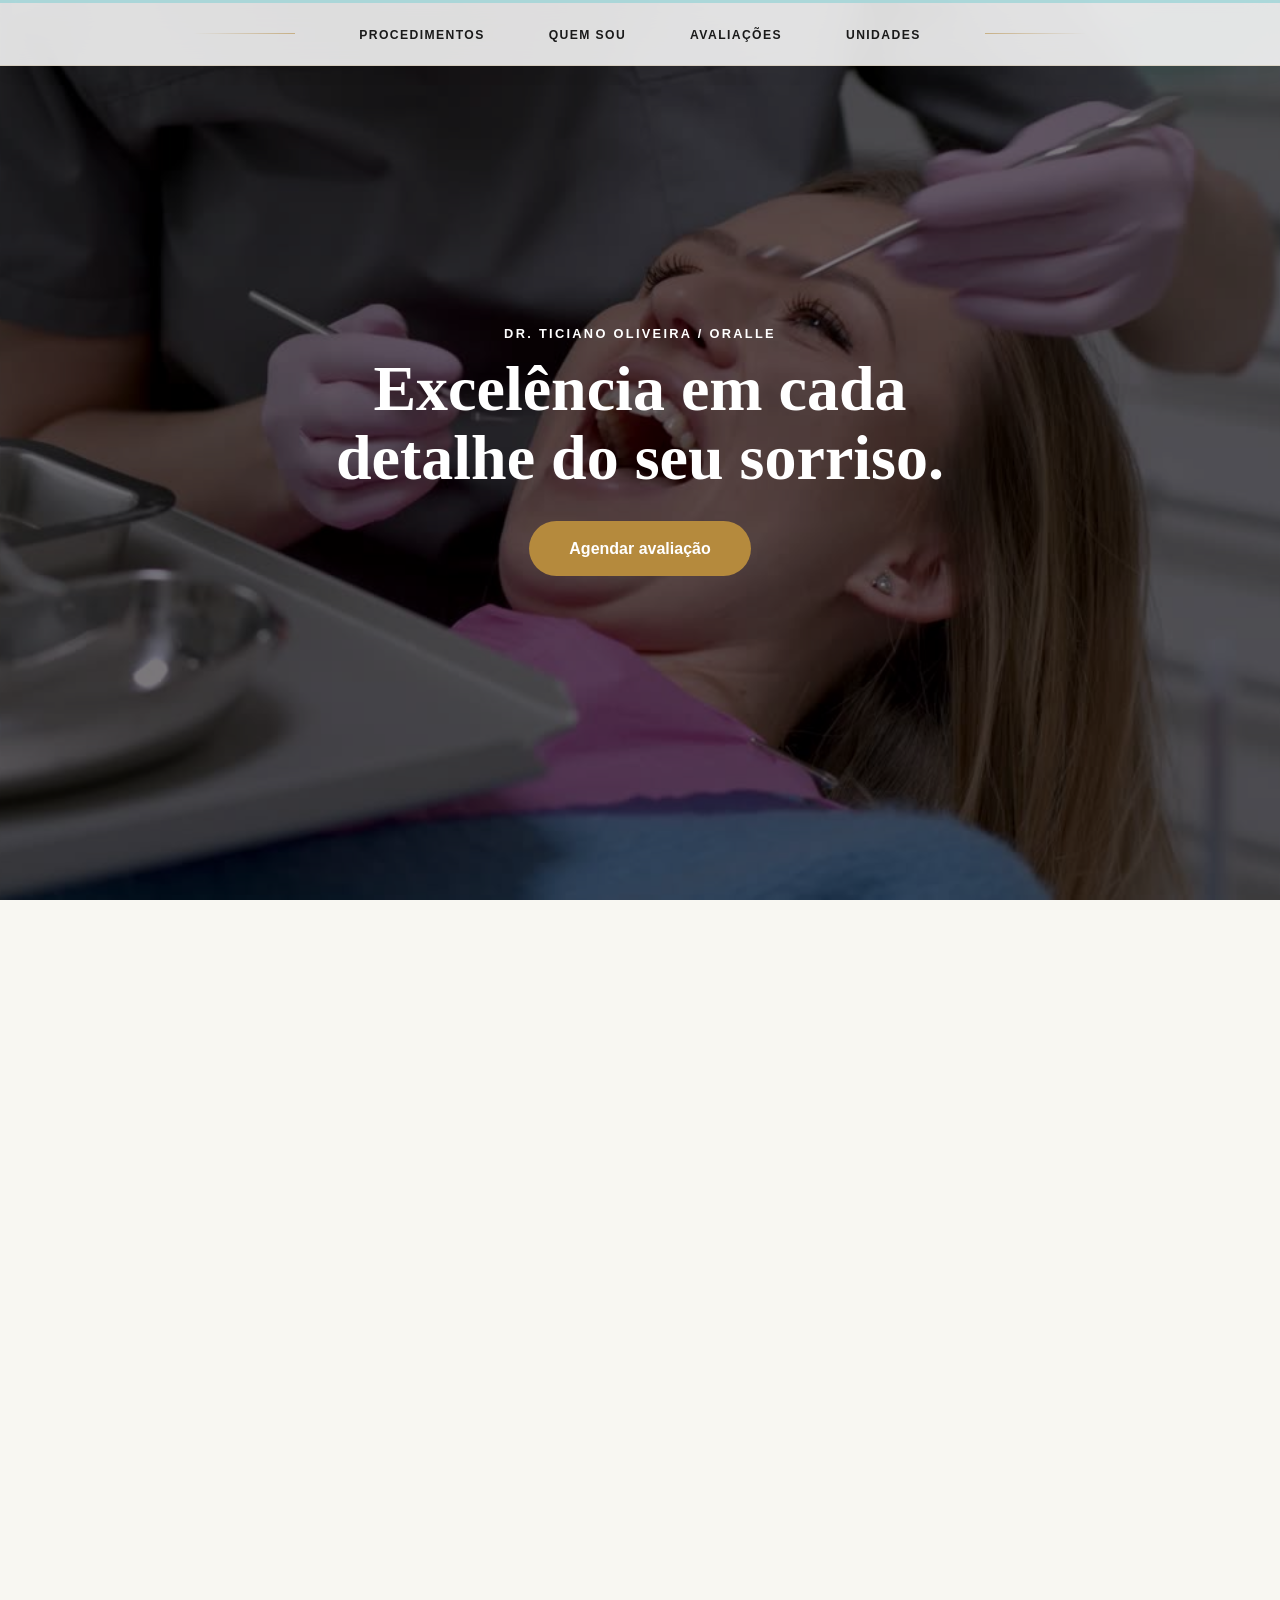
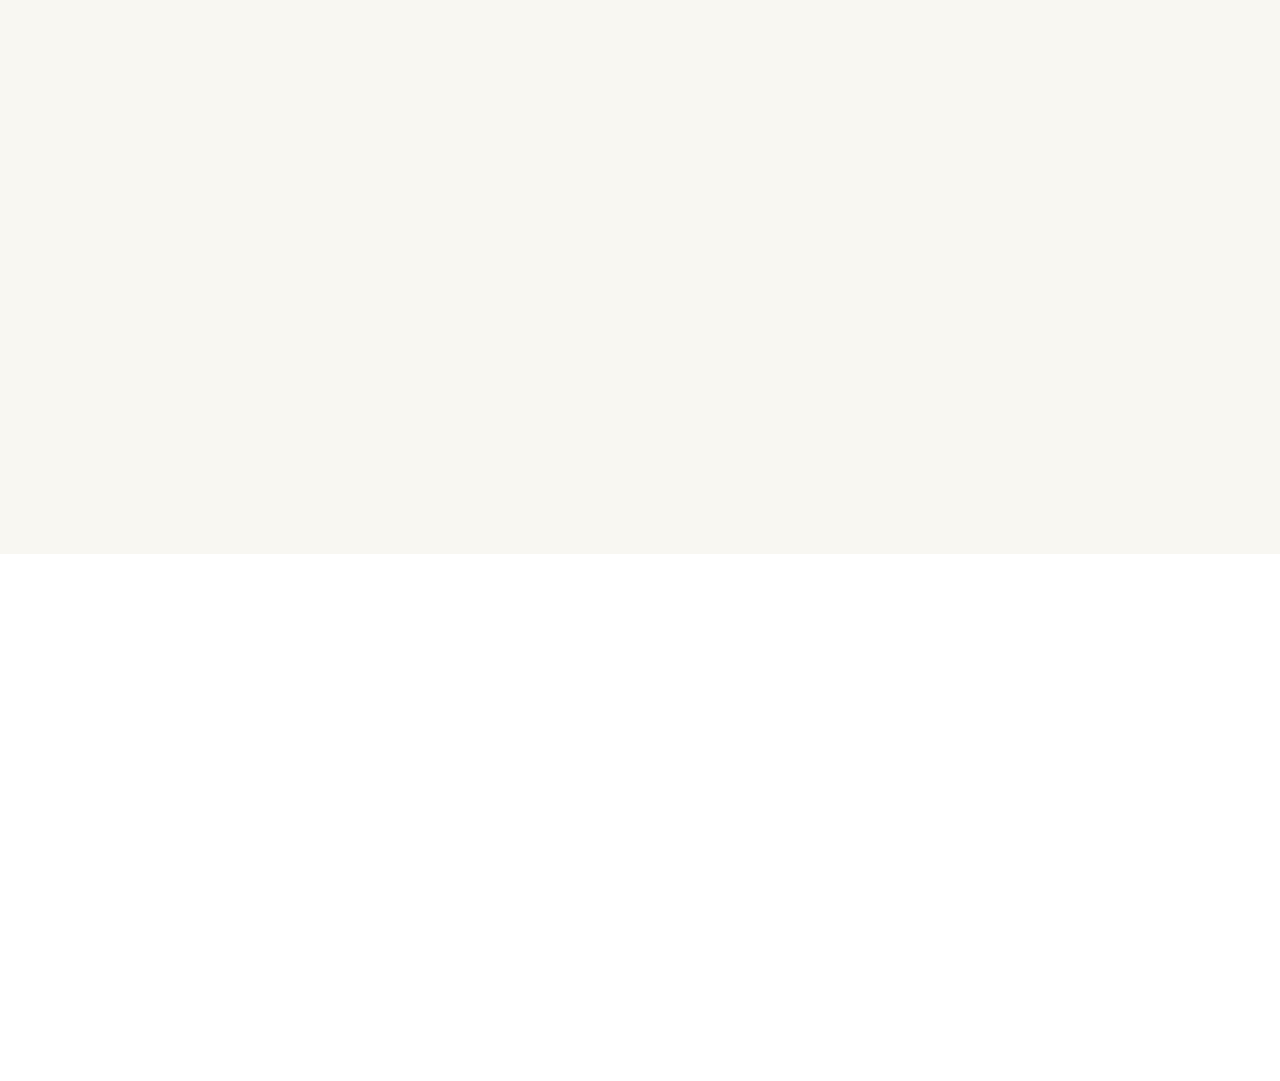
<file: index.html>
<!DOCTYPE html>
<html lang="pt-BR">
<head>
    <meta charset="UTF-8">
    <meta name="viewport" content="width=device-width, initial-scale=1.0">
    <meta name="description" content="Atendimento odontológico em João Pessoa com o Dr. Ticiano Oliveira e a Oralle. Implantodontia, ortodontia, próteses e cuidados preventivos.">
    <meta name="referrer" content="strict-origin-when-cross-origin">
    <meta name="theme-color" content="#f8f7f2">
    <meta http-equiv="Content-Security-Policy" content="default-src 'self'; base-uri 'none'; object-src 'none'; form-action 'none'; script-src 'self'; style-src 'self' 'unsafe-inline'; img-src 'self' data:; media-src 'self'; frame-src https://www.google.com; connect-src 'none'; upgrade-insecure-requests">
    <meta property="og:type" content="website">
    <meta property="og:locale" content="pt_BR">
    <meta property="og:title" content="Oralle | Dr. Ticiano Oliveira">
    <meta property="og:description" content="Excelência, cuidado humanizado e tecnologia para o seu sorriso em João Pessoa.">
    <meta property="og:image" content="images/optimized/hero-poster.jpg">
    <title>Oralle | Dr. Ticiano Oliveira</title>
    <link rel="icon" type="image/png" sizes="32x32" href="images/favicon-32.png">
    <link rel="apple-touch-icon" sizes="180x180" href="images/apple-touch-icon.png">
    <link rel="stylesheet" href="style/style.css">
    <script src="js/script.js" defer></script>
</head>
<body>
    <header class="glass-header">
        <nav class="nav-container" aria-label="Navegação principal">
            <button class="menu-toggle" type="button" aria-expanded="false" aria-controls="navLinks" aria-label="Abrir menu">
                <span></span><span></span><span></span>
            </button>
            <ul class="nav-links" id="navLinks">
                <li><a href="#procedimentos">Procedimentos</a></li>
                <li><a href="#sobre">Quem sou</a></li>
                <li><a href="#avaliacoes">Avaliações</a></li>
                <li><a href="#unidades">Unidades</a></li>
            </ul>
        </nav>
    </header>

    <main>
        <section class="hero" id="inicio" aria-labelledby="hero-title">
            <video autoplay muted loop playsinline preload="metadata" poster="images/optimized/hero-poster.jpg" class="bg-video" aria-hidden="true">
                <source src="videos/hero-optimized.mp4" type="video/mp4">
            </video>
            <div class="hero-overlay">
                <p class="eyebrow reveal">Dr. Ticiano Oliveira / Oralle</p>
                <h1 class="reveal" id="hero-title">Excelência em cada detalhe do seu sorriso.</h1>
                <a href="#unidades" class="btn-gold">Agendar avaliação</a>
            </div>
        </section>

        <section id="procedimentos" class="services">
            <h2 class="section-title reveal">O que você procura?</h2>
            <div class="services-grid">
                <article class="service-card reveal">
                    <img src="images/optimized/clareamento.webp" alt="Atendimento de clareamento dental" width="900" height="900" loading="lazy" decoding="async">
                    <div class="service-overlay"><p>Remoção de manchas e pigmentações para um sorriso mais branco e radiante.</p></div>
                    <h3>Clareamento</h3>
                </article>
                <article class="service-card reveal">
                    <img src="images/optimized/implante.webp" alt="Planejamento de implante dentário" width="900" height="900" loading="lazy" decoding="async">
                    <div class="service-overlay"><p>Reabilitação fixa para devolver a função mastigatória e a estética com naturalidade.</p></div>
                    <h3>Implantes</h3>
                </article>
                <article class="service-card reveal">
                    <img src="images/optimized/orto.webp" alt="Tratamento ortodôntico" width="900" height="900" loading="lazy" decoding="async">
                    <div class="service-overlay"><p>Correção do alinhamento dental para um sorriso harmônico e uma mordida saudável.</p></div>
                    <h3>Ortodontia</h3>
                </article>
                <article class="service-card reveal">
                    <img src="images/optimized/protese.webp" alt="Prótese odontológica" width="900" height="900" loading="lazy" decoding="async">
                    <div class="service-overlay"><p>Soluções protéticas personalizadas para recuperar a harmonia e saúde bucal.</p></div>
                    <h3>Próteses</h3>
                </article>
                <article class="service-card reveal">
                    <img src="images/optimized/limpeza.webp" alt="Profilaxia e cuidado preventivo" width="900" height="900" loading="lazy" decoding="async">
                    <div class="service-overlay"><p>Prevenção e remoção de tártaro para manter as gengivas saudáveis e hálito fresco.</p></div>
                    <h3>Limpeza</h3>
                </article>
                <article class="service-card reveal">
                    <img src="images/optimized/restauracao.webp" alt="Procedimento restaurador odontológico" width="900" height="900" loading="lazy" decoding="async">
                    <div class="service-overlay"><p>Reconstrução da estrutura dental afetada por cáries ou traumas com resinas estéticas.</p></div>
                    <h3>Restauração</h3>
                </article>
            </div>
        </section>

        <section id="avaliacoes" class="reviews" aria-labelledby="reviews-title">
            <div class="reviews-container reveal">
                <p class="eyebrow">Experiências compartilhadas</p>
                <h2 class="section-title" id="reviews-title">O que dizem nossos pacientes</h2>
                <div class="testimonial-carousel" role="region" aria-roledescription="carrossel" aria-label="Depoimentos de pacientes">
                    <button class="carousel-button carousel-previous" type="button" aria-label="Ver depoimento anterior">‹</button>
                    <div class="testimonial-viewport" tabindex="0">
                    <div class="testimonial-grid" aria-live="off">
                    <article class="testimonial-card">
                        <div class="review-stars" aria-label="5 de 5 estrelas">★★★★★</div>
                        <blockquote>“Atendimento impecável! Dr. Ticiano é muito atencioso.”</blockquote>
                        <p class="review-author">Mariana G.</p>
                    </article>
                    <article class="testimonial-card">
                        <div class="review-stars" aria-label="5 de 5 estrelas">★★★★★</div>
                        <blockquote>“A unidade Valentina é ótima. Equipe muito profissional.”</blockquote>
                        <p class="review-author">Lucas V.</p>
                    </article>
                    <article class="testimonial-card">
                        <div class="review-stars" aria-label="5 de 5 estrelas">★★★★★</div>
                        <blockquote>“Implantes com segurança e resultado perfeito.”</blockquote>
                        <p class="review-author">Fernando R.</p>
                    </article>
                    <article class="testimonial-card">
                        <div class="review-stars" aria-label="5 de 5 estrelas">★★★★★</div>
                        <blockquote>“Tecnologia de ponta em João Pessoa. Recomendo!”</blockquote>
                        <p class="review-author">Cláudia M.</p>
                    </article>
                    <article class="testimonial-card">
                        <div class="review-stars" aria-label="5 de 5 estrelas">★★★★★</div>
                        <blockquote>“Excelente profissional, explica tudo com paciência.”</blockquote>
                        <p class="review-author">João Pedro L.</p>
                    </article>
                    <article class="testimonial-card">
                        <div class="review-stars" aria-label="5 de 5 estrelas">★★★★★</div>
                        <blockquote>“Ambiente acolhedor e cuidado humanizado.”</blockquote>
                        <p class="review-author">Beatriz S.</p>
                    </article>
                    </div>
                    </div>
                    <button class="carousel-button carousel-next" type="button" aria-label="Ver próximo depoimento">›</button>
                </div>
                <div class="carousel-status">
                    <span class="carousel-counter" aria-live="polite">Depoimento 1 de 6</span>
                    <div class="carousel-dots" aria-label="Escolher depoimento"></div>
                </div>
                <p class="reviews-note">Depoimentos publicados com identificação abreviada para preservar a privacidade.</p>
            </div>
        </section>

        <section id="sobre" class="about">
            <div class="about-container">
                <div class="about-visual reveal">
                    <div class="video-shape">
                        <video autoplay muted loop playsinline preload="none" poster="images/optimized/lifestyle-poster.jpg" class="lifestyle-video" aria-label="Dr. Ticiano Oliveira em ambiente profissional">
                            <source data-src="videos/lifestyle-optimized.mp4" type="video/mp4">
                        </video>
                    </div>
                    <div class="shape-accent"></div>
                </div>
                <div class="about-text reveal">
                    <h2>Dr. Ticiano Oliveira</h2>
                    <h3>Excelência moldada pela experiência</h3>
                    <p>Com mais de 10 anos de trajetória dedicados à saúde bucal, o Dr. Ticiano Oliveira combina maestria técnica e um olhar humanizado. Especialista em <strong>Implantodontia</strong> e <strong>Ortodontia</strong>, dedica-se a reabilitar a função e a autoconfiança de cada paciente.</p>
                    <p>Sua prática é pautada pelo rigor científico e pelo uso de tecnologias avançadas, garantindo tratamentos precisos e resultados de alto padrão estético.</p>
                </div>
            </div>
        </section>
    </main>

    <footer id="unidades" class="footer-premium">
        <div class="footer-container">
            <section class="footer-column reveal">
                <img src="images/optimized/logo-ticiano.webp" width="320" height="235" loading="lazy" decoding="async" class="footer-unit-logo" alt="Dr. Ticiano Oliveira">
                <h3>Unidade Atlantis Office</h3>
                <p>Av. Pres. Epitácio Pessoa, 2930 — Sala 2108 (Royal Clin)<br>Tambauzinho — João Pessoa — PB, 58042-006</p>
                <div class="footer-actions">
                    <a href="https://wa.me/558399716256" target="_blank" rel="noopener noreferrer" class="btn-action" aria-label="Agendar atendimento no Atlantis Office pelo WhatsApp">WhatsApp</a>
                    <a href="https://www.instagram.com/dr.ticianooliveira" target="_blank" rel="noopener noreferrer" class="btn-action">Instagram</a>
                </div>
                <div class="map-container">
                    <iframe title="Mapa da unidade Atlantis Office" src="https://www.google.com/maps/embed?pb=!1m18!1m12!1m3!1d3959.1154388167384!2d-34.8462966!3d-7.1199147!2m3!1f0!2f0!3f0!3m2!1i1024!2i768!4f13.1!3m3!1m2!1s0x7ace9d4715c55a0b%3A0x4a7569804e5e5dc2!2sAtlantis%20Offices%20Design%20Empresarial!5e0!3m2!1spt-BR!2sbr!4v1710000000000" width="100%" height="200" style="border:0" allowfullscreen loading="lazy" referrerpolicy="no-referrer-when-downgrade"></iframe>
                </div>
            </section>
            <section class="footer-column reveal">
                <img src="images/optimized/logo-oralle.webp" width="220" height="220" loading="lazy" decoding="async" class="footer-unit-logo" alt="Oralle Clínica Odontológica">
                <h3>Unidade Valentina</h3>
                <p>R. Mariangela Lucena Peixoto, 1441 — Salas 103/104<br>Valentina de Figueiredo — João Pessoa — PB</p>
                <div class="footer-actions">
                    <a href="https://wa.me/5583998464959" target="_blank" rel="noopener noreferrer" class="btn-action" aria-label="Agendar atendimento na Oralle pelo WhatsApp">WhatsApp</a>
                    <a href="https://www.instagram.com/oralleoficial" target="_blank" rel="noopener noreferrer" class="btn-action">Instagram</a>
                </div>
                <div class="map-container">
                    <iframe title="Mapa da unidade Oralle Valentina" src="https://www.google.com/maps/embed?pb=!1m18!1m12!1m3!1d3958.468222955519!2d-34.850406!3d-7.204394!2m3!1f0!2f0!3f0!3m2!1i1024!2i768!4f13.1!3m3!1m2!1s0x7acec18fadb93287%3A0x445301b10ecb0de0!2sORALLE%20-%20Cl%C3%ADnica%20Odontol%C3%B3gica!5e0!3m2!1spt-BR!2sbr!4v1710000000000" width="100%" height="200" style="border:0" allowfullscreen loading="lazy" referrerpolicy="no-referrer-when-downgrade"></iframe>
                </div>
            </section>
        </div>
        <div class="footer-bottom">
            <p>Dr. Ticiano Oliveira · CRO-PB 5435</p>
            <p>© <span id="currentYear">2026</span> Oralle &amp; Dr. Ticiano Oliveira. Todos os direitos reservados.</p>
            <p><a href="politica-de-privacidade.html">Política de Privacidade</a></p>
        </div>
    </footer>
</body>
</html>
</file>
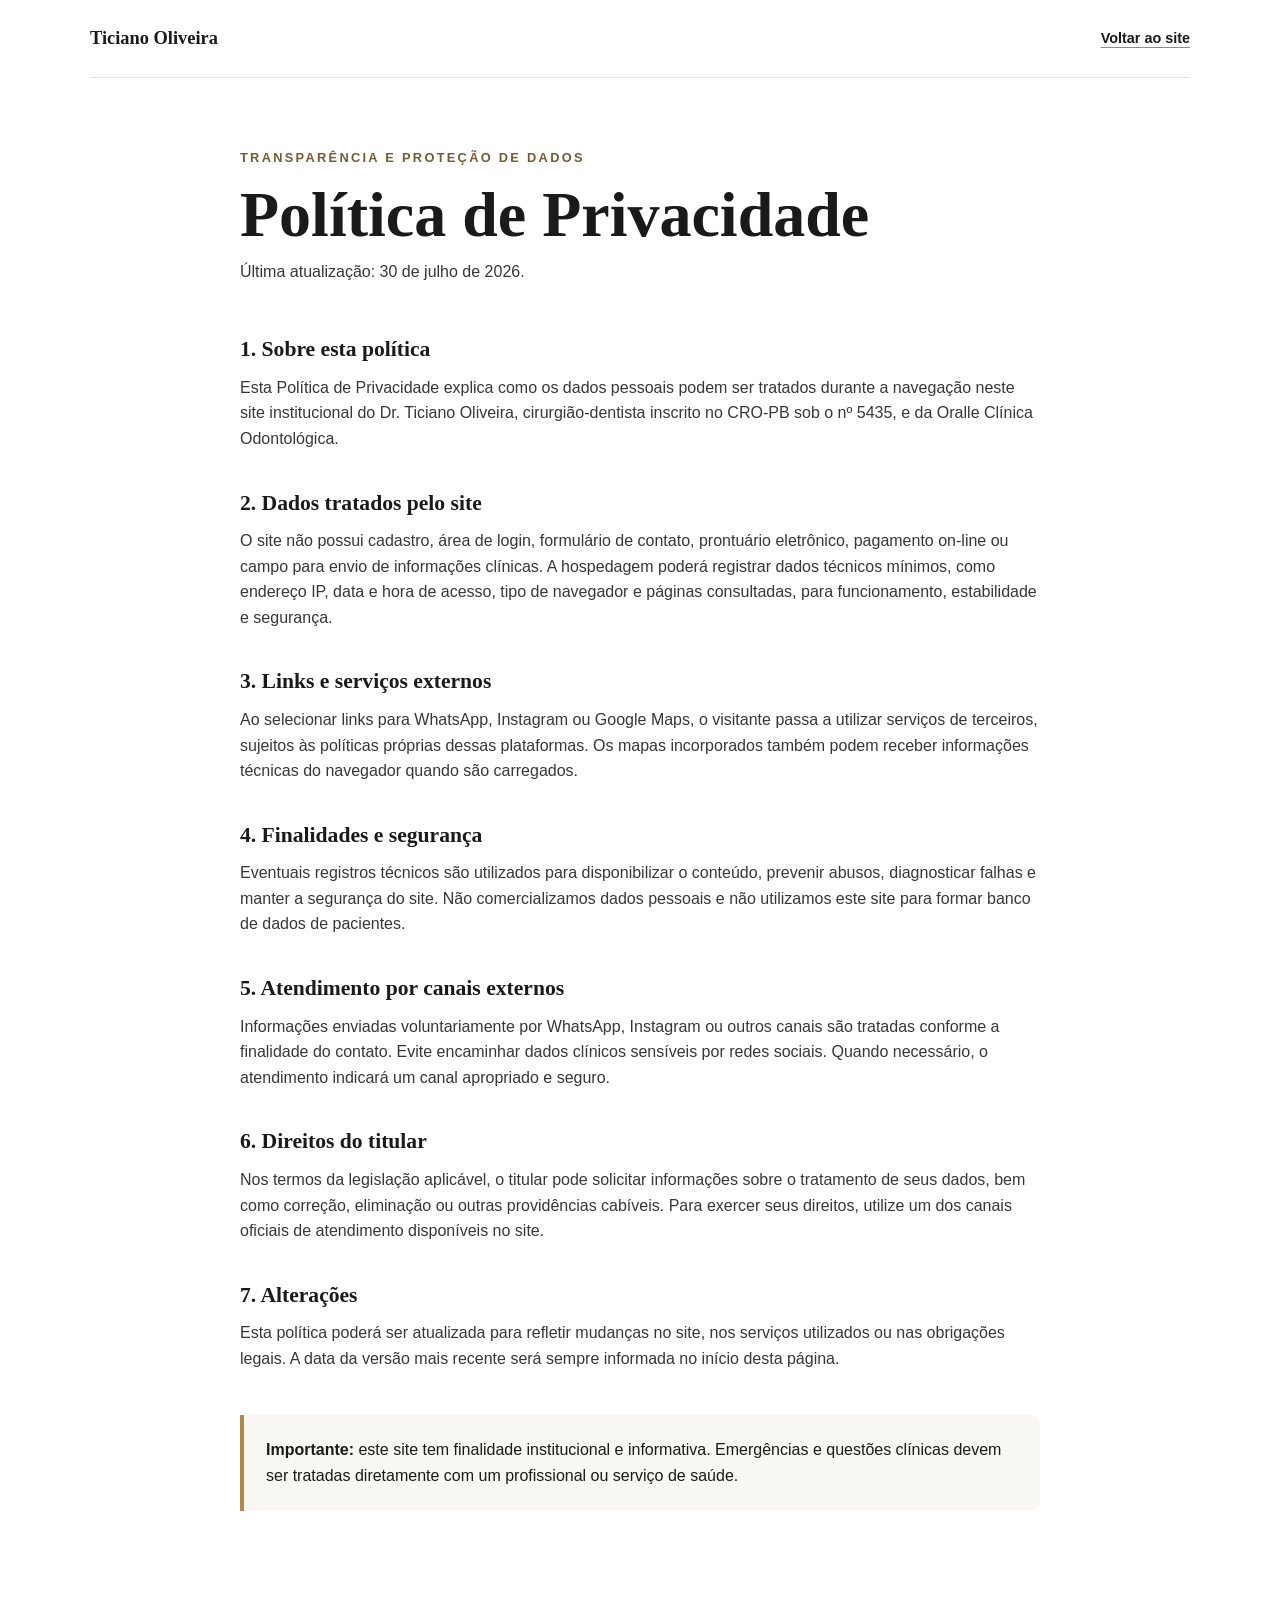
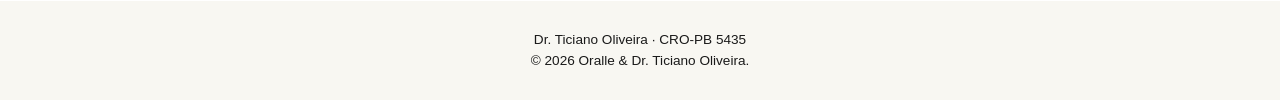
<file: politica-de-privacidade.html>
<!DOCTYPE html>
<html lang="pt-BR">
<head>
    <meta charset="UTF-8">
    <meta name="viewport" content="width=device-width, initial-scale=1.0">
    <meta name="description" content="Política de Privacidade do site Oralle e Dr. Ticiano Oliveira.">
    <meta name="referrer" content="strict-origin-when-cross-origin">
    <meta name="theme-color" content="#f8f7f2">
    <meta http-equiv="Content-Security-Policy" content="default-src 'self'; base-uri 'none'; object-src 'none'; form-action 'none'; script-src 'none'; style-src 'self'; img-src 'self' data:; connect-src 'none'; frame-src 'none'; upgrade-insecure-requests">
    <title>Política de Privacidade | Oralle e Dr. Ticiano Oliveira</title>
    <link rel="icon" type="image/png" sizes="32x32" href="images/favicon-32.png">
    <link rel="apple-touch-icon" sizes="180x180" href="images/apple-touch-icon.png">
    <link rel="stylesheet" href="style/style.css">
</head>
<body class="legal-page">
    <header class="legal-header">
        <a class="brand" href="index.html">Ticiano Oliveira</a>
        <a class="legal-back" href="index.html">Voltar ao site</a>
    </header>
    <main class="legal-content">
        <p class="eyebrow">Transparência e proteção de dados</p>
        <h1>Política de Privacidade</h1>
        <p class="legal-updated">Última atualização: 30 de julho de 2026.</p>

        <section>
            <h2>1. Sobre esta política</h2>
            <p>Esta Política de Privacidade explica como os dados pessoais podem ser tratados durante a navegação neste site institucional do Dr. Ticiano Oliveira, cirurgião-dentista inscrito no CRO-PB sob o nº 5435, e da Oralle Clínica Odontológica.</p>
        </section>
        <section>
            <h2>2. Dados tratados pelo site</h2>
            <p>O site não possui cadastro, área de login, formulário de contato, prontuário eletrônico, pagamento on-line ou campo para envio de informações clínicas. A hospedagem poderá registrar dados técnicos mínimos, como endereço IP, data e hora de acesso, tipo de navegador e páginas consultadas, para funcionamento, estabilidade e segurança.</p>
        </section>
        <section>
            <h2>3. Links e serviços externos</h2>
            <p>Ao selecionar links para WhatsApp, Instagram ou Google Maps, o visitante passa a utilizar serviços de terceiros, sujeitos às políticas próprias dessas plataformas. Os mapas incorporados também podem receber informações técnicas do navegador quando são carregados.</p>
        </section>
        <section>
            <h2>4. Finalidades e segurança</h2>
            <p>Eventuais registros técnicos são utilizados para disponibilizar o conteúdo, prevenir abusos, diagnosticar falhas e manter a segurança do site. Não comercializamos dados pessoais e não utilizamos este site para formar banco de dados de pacientes.</p>
        </section>
        <section>
            <h2>5. Atendimento por canais externos</h2>
            <p>Informações enviadas voluntariamente por WhatsApp, Instagram ou outros canais são tratadas conforme a finalidade do contato. Evite encaminhar dados clínicos sensíveis por redes sociais. Quando necessário, o atendimento indicará um canal apropriado e seguro.</p>
        </section>
        <section>
            <h2>6. Direitos do titular</h2>
            <p>Nos termos da legislação aplicável, o titular pode solicitar informações sobre o tratamento de seus dados, bem como correção, eliminação ou outras providências cabíveis. Para exercer seus direitos, utilize um dos canais oficiais de atendimento disponíveis no site.</p>
        </section>
        <section>
            <h2>7. Alterações</h2>
            <p>Esta política poderá ser atualizada para refletir mudanças no site, nos serviços utilizados ou nas obrigações legais. A data da versão mais recente será sempre informada no início desta página.</p>
        </section>
        <aside class="legal-note">
            <strong>Importante:</strong> este site tem finalidade institucional e informativa. Emergências e questões clínicas devem ser tratadas diretamente com um profissional ou serviço de saúde.
        </aside>
    </main>
    <footer class="legal-footer">
        <p>Dr. Ticiano Oliveira · CRO-PB 5435</p>
        <p>© 2026 Oralle &amp; Dr. Ticiano Oliveira.</p>
    </footer>
</body>
</html>
</file>
<file: style/style.css>
:root {
    --bg-bege: #f8f7f2;
    --gold: #b58a3d;
    --dark: #1a1a1a;
    --white: #fff;
}

* { margin: 0; padding: 0; box-sizing: border-box; }
html { scroll-behavior: smooth; scroll-padding-top: 76px; }
body { background: var(--bg-bege); color: var(--dark); font-family: Montserrat, "Segoe UI", Arial, sans-serif; line-height: 1.6; overflow-x: hidden; }
img, video { display: block; max-width: 100%; }
a:focus-visible, button:focus-visible, [tabindex]:focus-visible { outline: 3px solid var(--gold); outline-offset: 4px; }

.glass-header { position: fixed; z-index: 1000; top: 0; display: flex; justify-content: center; width: 100%; padding: 18px 0; background: rgba(255,255,255,.86); border-top: 3px solid rgba(160,214,216,.82); border-bottom: 1px solid rgba(181,138,61,.18); box-shadow: 0 5px 22px rgba(20,20,20,.045); -webkit-backdrop-filter: blur(15px); backdrop-filter: blur(15px); }
.nav-container { display: flex; align-items: center; justify-content: center; width: 90%; max-width: 1200px; }
.brand { color: var(--dark); font-family: Georgia, "Times New Roman", serif; font-size: 1.15rem; font-weight: 700; text-decoration: none; }
.nav-links { display: flex; align-items: center; justify-content: center; gap: clamp(32px, 5vw, 68px); width: 100%; list-style: none; }
.nav-links::before, .nav-links::after { width: clamp(42px, 8vw, 110px); height: 1px; background: linear-gradient(90deg, transparent, rgba(181,138,61,.55)); content: ""; }
.nav-links::after { background: linear-gradient(90deg, rgba(181,138,61,.55), transparent); }
.nav-links a { position: relative; color: var(--dark); font-size: .76rem; font-weight: 600; letter-spacing: 1.4px; text-decoration: none; text-transform: uppercase; transition: color .25s; }
.nav-links a:hover { color: var(--gold); }
.menu-toggle { display: none; padding: 8px; background: transparent; border: 0; cursor: pointer; }
.menu-toggle span { display: block; width: 26px; height: 2px; margin: 5px 0; background: var(--dark); }

.hero { position: relative; display: flex; align-items: center; justify-content: center; height: 100svh; min-height: 600px; color: var(--white); text-align: center; background: #29261f; }
.bg-video { position: absolute; z-index: 0; inset: 0; width: 100%; height: 100%; object-fit: cover; filter: brightness(.48); }
.hero-overlay { position: relative; z-index: 1; max-width: 880px; padding: 24px; }
.eyebrow { margin-bottom: 10px; font-size: .8rem; font-weight: 600; letter-spacing: .18em; text-transform: uppercase; }
.hero h1 { margin-bottom: 28px; font-family: Georgia, "Times New Roman", serif; font-size: clamp(2.3rem, 5vw, 4.5rem); line-height: 1.08; text-wrap: balance; }
.btn-gold { display: inline-block; padding: 15px 40px; color: white; background: var(--gold); border-radius: 50px; font-weight: 600; text-decoration: none; transition: transform .25s, background-color .25s; }
.btn-gold:hover { background: #9f7834; transform: translateY(-2px); }

.services { padding: 100px 5%; text-align: center; content-visibility: auto; contain-intrinsic-size: 1000px; }
.section-title { margin-bottom: 42px; font-family: Georgia, "Times New Roman", serif; font-size: clamp(2rem, 4vw, 3rem); text-align: center; }
.services-grid { display: grid; grid-template-columns: repeat(3, minmax(0, 1fr)); gap: 28px; max-width: 1120px; margin: auto; }
.service-card { position: relative; overflow: hidden; background: white; border-radius: 20px; box-shadow: 0 8px 30px rgba(0,0,0,.06); }
.service-card img { width: 100%; height: 320px; object-fit: cover; transition: transform .5s; }
.service-card:hover img { transform: scale(1.035); }
.service-overlay { position: absolute; inset: 0 0 54px; display: flex; align-items: center; justify-content: center; padding: 25px; color: #fff; background: rgba(26,26,26,.86); opacity: 0; transition: opacity .35s; }
.service-card:hover .service-overlay { opacity: 1; }
.service-card h3 { padding: 14px; font-weight: 500; }

.reviews { padding: 100px 5%; background: var(--white); content-visibility: auto; contain-intrinsic-size: 620px; }
.reviews-container { max-width: 1180px; margin: auto; text-align: center; }
.reviews .section-title { margin-bottom: 44px; }
.reviews .eyebrow { color: #735d36; }
.testimonial-carousel { position: relative; padding-inline: 50px; }
.testimonial-viewport { overflow: hidden; padding: 10px 4px 24px; scroll-behavior: smooth; scroll-snap-type: x mandatory; }
.testimonial-grid { display: flex; gap: 22px; }
.testimonial-card { position: relative; display: flex; flex-direction: column; min-height: 235px; padding: 34px 30px 28px; background: var(--bg-bege); border: 1px solid rgba(181,138,61,.23); border-radius: 20px; text-align: left; box-shadow: 0 10px 30px rgba(32,25,13,.055); }
.testimonial-card { flex: 0 0 calc((100% - 44px) / 3); scroll-snap-align: start; }
.testimonial-card::before { position: absolute; top: 18px; right: 24px; color: rgba(181,138,61,.18); font-family: Georgia, serif; font-size: 4.3rem; line-height: 1; content: "“"; }
.review-stars { position: relative; z-index: 1; margin-bottom: 20px; color: #c8922f; font-size: .98rem; letter-spacing: 3px; }
.testimonial-card blockquote { position: relative; z-index: 1; flex: 1; margin: 0 0 24px; color: #292723; font-family: Georgia, 'Times New Roman', serif; font-size: 1.08rem; line-height: 1.65; }
.review-author { margin: 0; color: #716958; font-size: .88rem; font-weight: 600; letter-spacing: .04em; }
.carousel-button { position: absolute; z-index: 2; top: 50%; display: grid; place-items: center; width: 42px; height: 42px; color: #735d36; background: #fff; border: 1px solid rgba(181,138,61,.38); border-radius: 50%; box-shadow: 0 5px 18px rgba(32,25,13,.1); font-family: Georgia, serif; font-size: 2rem; line-height: 1; cursor: pointer; transform: translateY(-65%); transition: color .2s, background-color .2s, transform .2s; }
.carousel-button:hover { color: #fff; background: var(--gold); transform: translateY(-65%) scale(1.05); }
.carousel-previous { left: 0; }
.carousel-next { right: 0; }
.carousel-status { display: flex; flex-direction: column; align-items: center; gap: 9px; margin-top: 5px; }
.carousel-counter { color: #716958; font-size: .76rem; }
.carousel-dots { display: flex; justify-content: center; gap: 8px; }
.carousel-dot { width: 8px; height: 8px; padding: 0; background: #d8cfbd; border: 0; border-radius: 50%; cursor: pointer; transition: width .25s, background-color .25s; }
.carousel-dot.is-active { width: 26px; background: var(--gold); border-radius: 10px; }
.reviews-note { margin: 26px auto 0; color: #777064; font-size: .78rem; }

.about { padding: 120px 5%; background: #fff; content-visibility: auto; contain-intrinsic-size: 750px; }
.about-container { display: flex; align-items: center; gap: 80px; max-width: 1100px; margin: auto; }
.about-visual { position: relative; flex: 1; }
.video-shape { position: relative; z-index: 2; overflow: hidden; width: 100%; height: 550px; border-radius: 150px 20px; background: #eee; }
.shape-accent { position: absolute; z-index: 1; top: -20px; right: -20px; width: 100%; height: 100%; border: 2px solid var(--gold); border-radius: 150px 20px; }
.lifestyle-video { width: 100%; height: 100%; object-fit: cover; }
.about-text { flex: 1; }
.about-text h2 { margin-bottom: 8px; font-family: Georgia, "Times New Roman", serif; font-size: clamp(2.3rem, 4vw, 3rem); }
.about-text h3 { margin-bottom: 22px; color: #735d36; font-size: 1rem; letter-spacing: .05em; text-transform: uppercase; }
.about-text p + p { margin-top: 16px; }

.footer-premium { padding: 80px 5% 30px; background: var(--bg-bege); border-top: 1px solid #eee; }
.footer-container { display: grid; grid-template-columns: repeat(auto-fit, minmax(300px, 1fr)); gap: 50px; max-width: 1200px; margin: auto; }
.footer-unit-logo { width: auto; height: 60px; margin-bottom: 20px; object-fit: contain; object-position: left; }
.footer-column h3 { margin-bottom: 8px; }
.footer-column > p { margin-bottom: 18px; }
.btn-action { display: block; width: 100%; margin-bottom: 10px; padding: 12px; color: var(--dark); border: 2px solid var(--gold); border-radius: 8px; font-weight: 600; text-align: center; text-decoration: none; transition: background-color .25s, color .25s; }
.btn-action:hover { color: #fff; background: var(--gold); }
.map-container { overflow: hidden; height: 200px; margin-top: 15px; border: 1px solid #ddd; border-radius: 20px; }
.footer-bottom { margin-top: 50px; padding-top: 24px; border-top: 1px solid #ddd; font-size: .85rem; text-align: center; }
.footer-bottom p + p { margin-top: 5px; }
.footer-bottom a { color: var(--dark); text-underline-offset: 3px; }

.legal-page { background: #fff; }
.legal-header { display: flex; align-items: center; justify-content: space-between; width: min(1100px, 90%); margin: auto; padding: 24px 0; border-bottom: 1px solid #e9e4d9; }
.legal-back { color: var(--dark); font-size: .9rem; font-weight: 600; text-decoration-color: var(--gold); text-underline-offset: 4px; }
.legal-content { width: min(800px, 90%); margin: 70px auto 90px; }
.legal-content > .eyebrow { color: #735d36; }
.legal-content h1 { margin-bottom: 8px; font-family: Georgia, "Times New Roman", serif; font-size: clamp(2.4rem, 6vw, 4rem); line-height: 1.12; }
.legal-updated { margin-bottom: 48px; color: #666; }
.legal-content section + section { margin-top: 34px; }
.legal-content h2 { margin-bottom: 8px; font-family: Georgia, "Times New Roman", serif; font-size: 1.35rem; }
.legal-content p { color: #373737; }
.legal-note { margin-top: 44px; padding: 22px; background: var(--bg-bege); border-left: 4px solid var(--gold); border-radius: 0 10px 10px 0; }
.legal-footer { padding: 28px 5%; background: var(--bg-bege); font-size: .85rem; text-align: center; }

.js .reveal { opacity: 0; transform: translateY(28px); }
.js .reveal.is-visible { opacity: 1; transform: none; transition: opacity .7s ease, transform .7s ease; }

@media (max-width: 900px) {
    .glass-header { padding: 12px 0; }
    .nav-container { justify-content: flex-end; }
    .menu-toggle { display: block; }
    .nav-links { position: absolute; top: 100%; left: 0; display: none; flex-direction: column; gap: 18px; width: 100%; padding: 18px 5% 24px; background: rgba(255,255,255,.98); box-shadow: 0 12px 20px rgba(0,0,0,.08); }
    .nav-links::before, .nav-links::after { display: none; }
    .nav-links.is-open { display: flex; }
    .about-container { flex-direction: column; text-align: center; }
    .video-shape { height: 400px; border-radius: 80px 15px; }
    .shape-accent { border-radius: 80px 15px; }
    .services-grid { grid-template-columns: repeat(2, minmax(0, 1fr)); }
    .testimonial-card { flex-basis: calc((100% - 22px) / 2); }
}

@media (max-width: 640px) {
    .services-grid { grid-template-columns: 1fr; }
    .reviews { padding-inline: 0; }
    .reviews-container > .eyebrow, .reviews-container > .section-title, .reviews-note { padding-inline: 5%; }
    .testimonial-carousel { padding-inline: 34px; }
    .testimonial-viewport { overflow-x: auto; scrollbar-width: none; }
    .testimonial-viewport::-webkit-scrollbar { display: none; }
    .testimonial-grid { gap: 16px; }
    .testimonial-card { flex: 0 0 100%; min-height: 245px; scroll-snap-align: center; }
    .carousel-button { width: 34px; height: 34px; font-size: 1.6rem; }
}

@media (hover: none) {
    .service-overlay { position: static; min-height: 96px; color: var(--dark); background: #fff; opacity: 1; }
}

@media (prefers-reduced-motion: reduce) {
    html { scroll-behavior: auto; }
    *, *::before, *::after { animation-duration: .01ms !important; animation-iteration-count: 1 !important; transition-duration: .01ms !important; }
    .js .reveal { opacity: 1; transform: none; }
}
</file>
